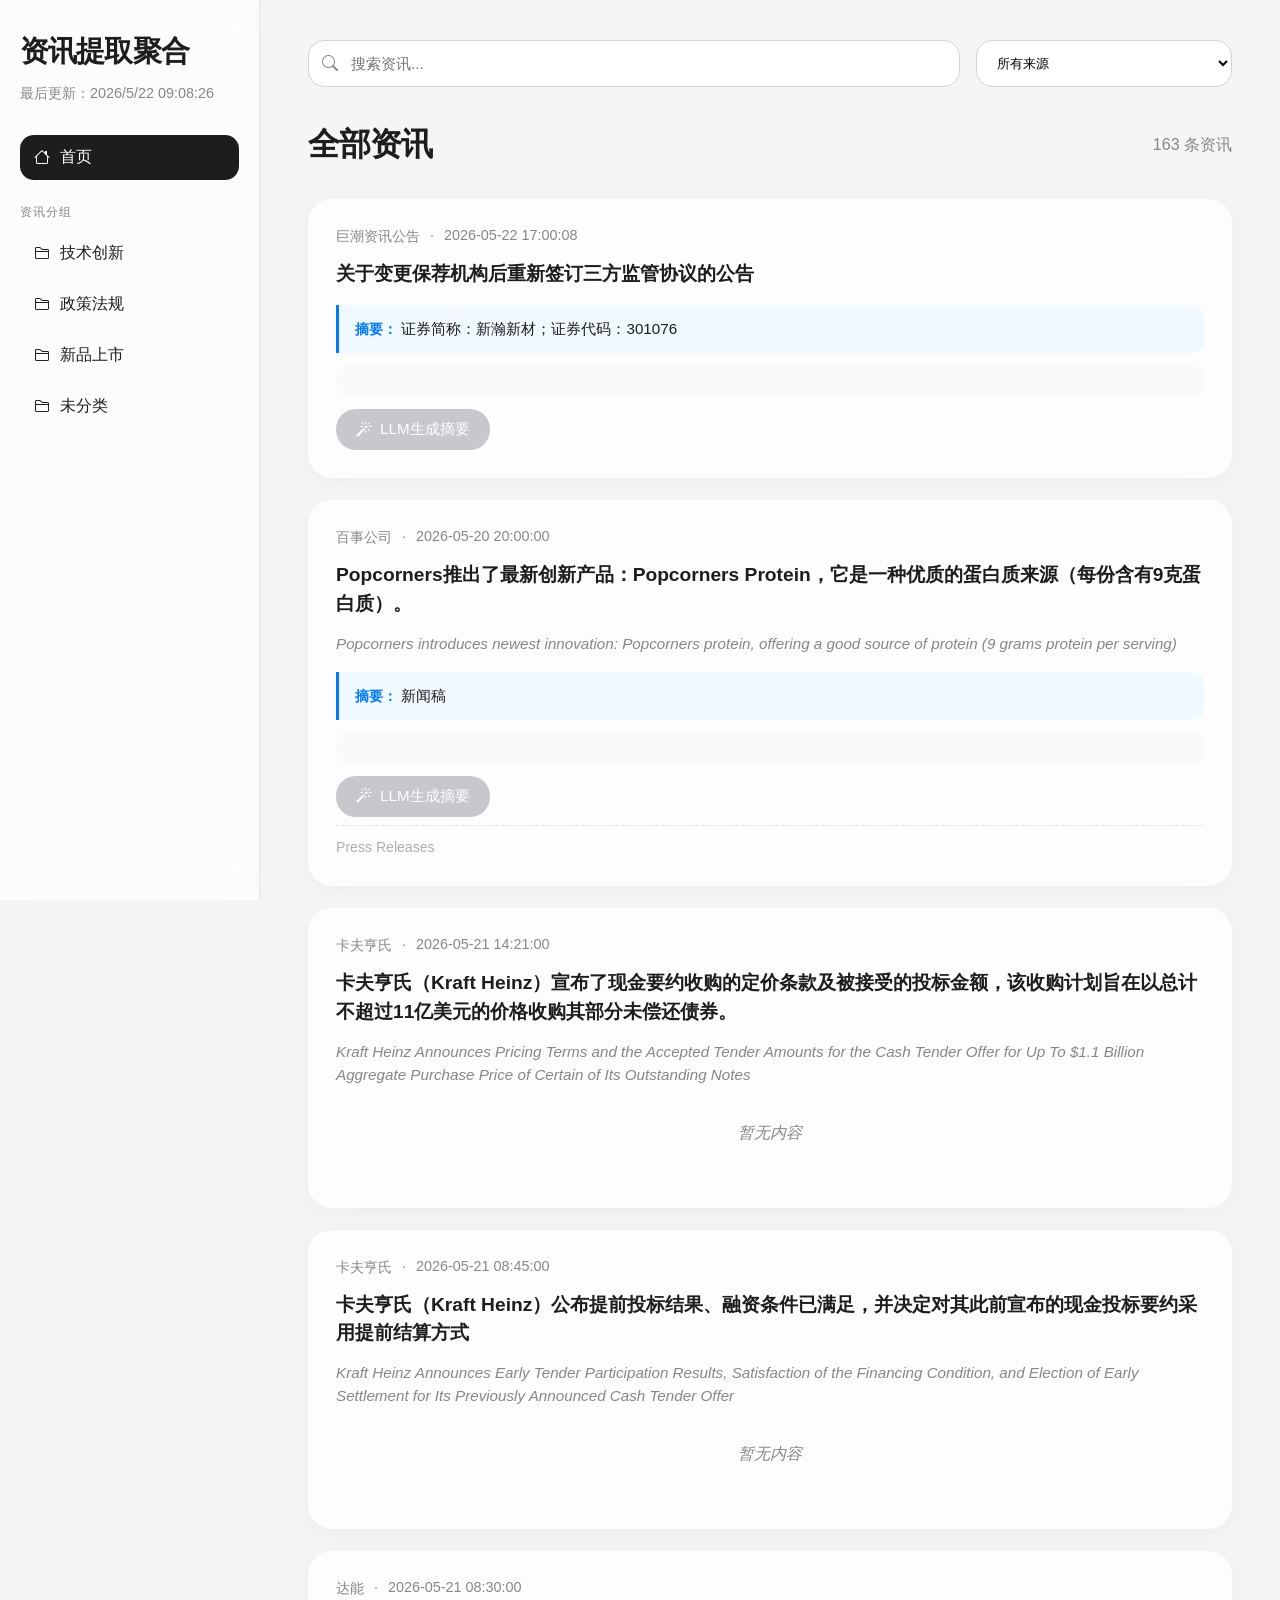
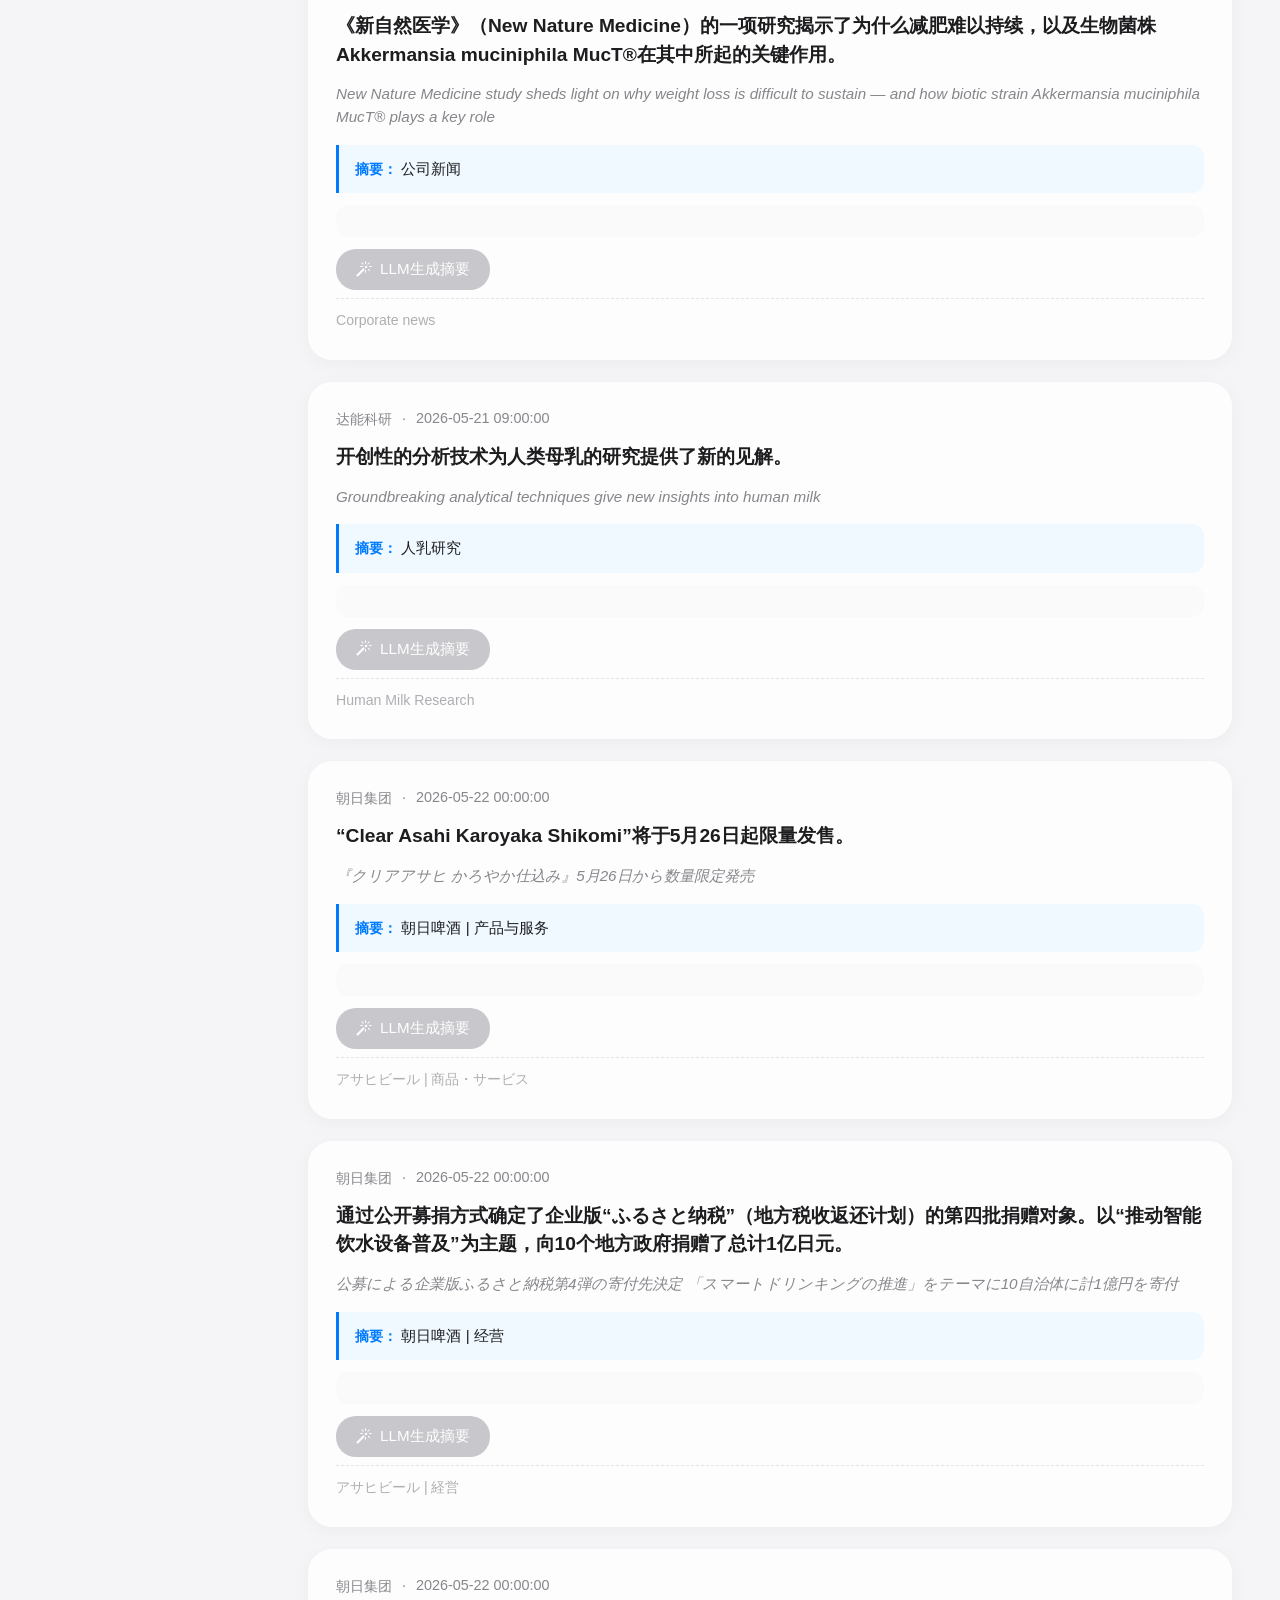
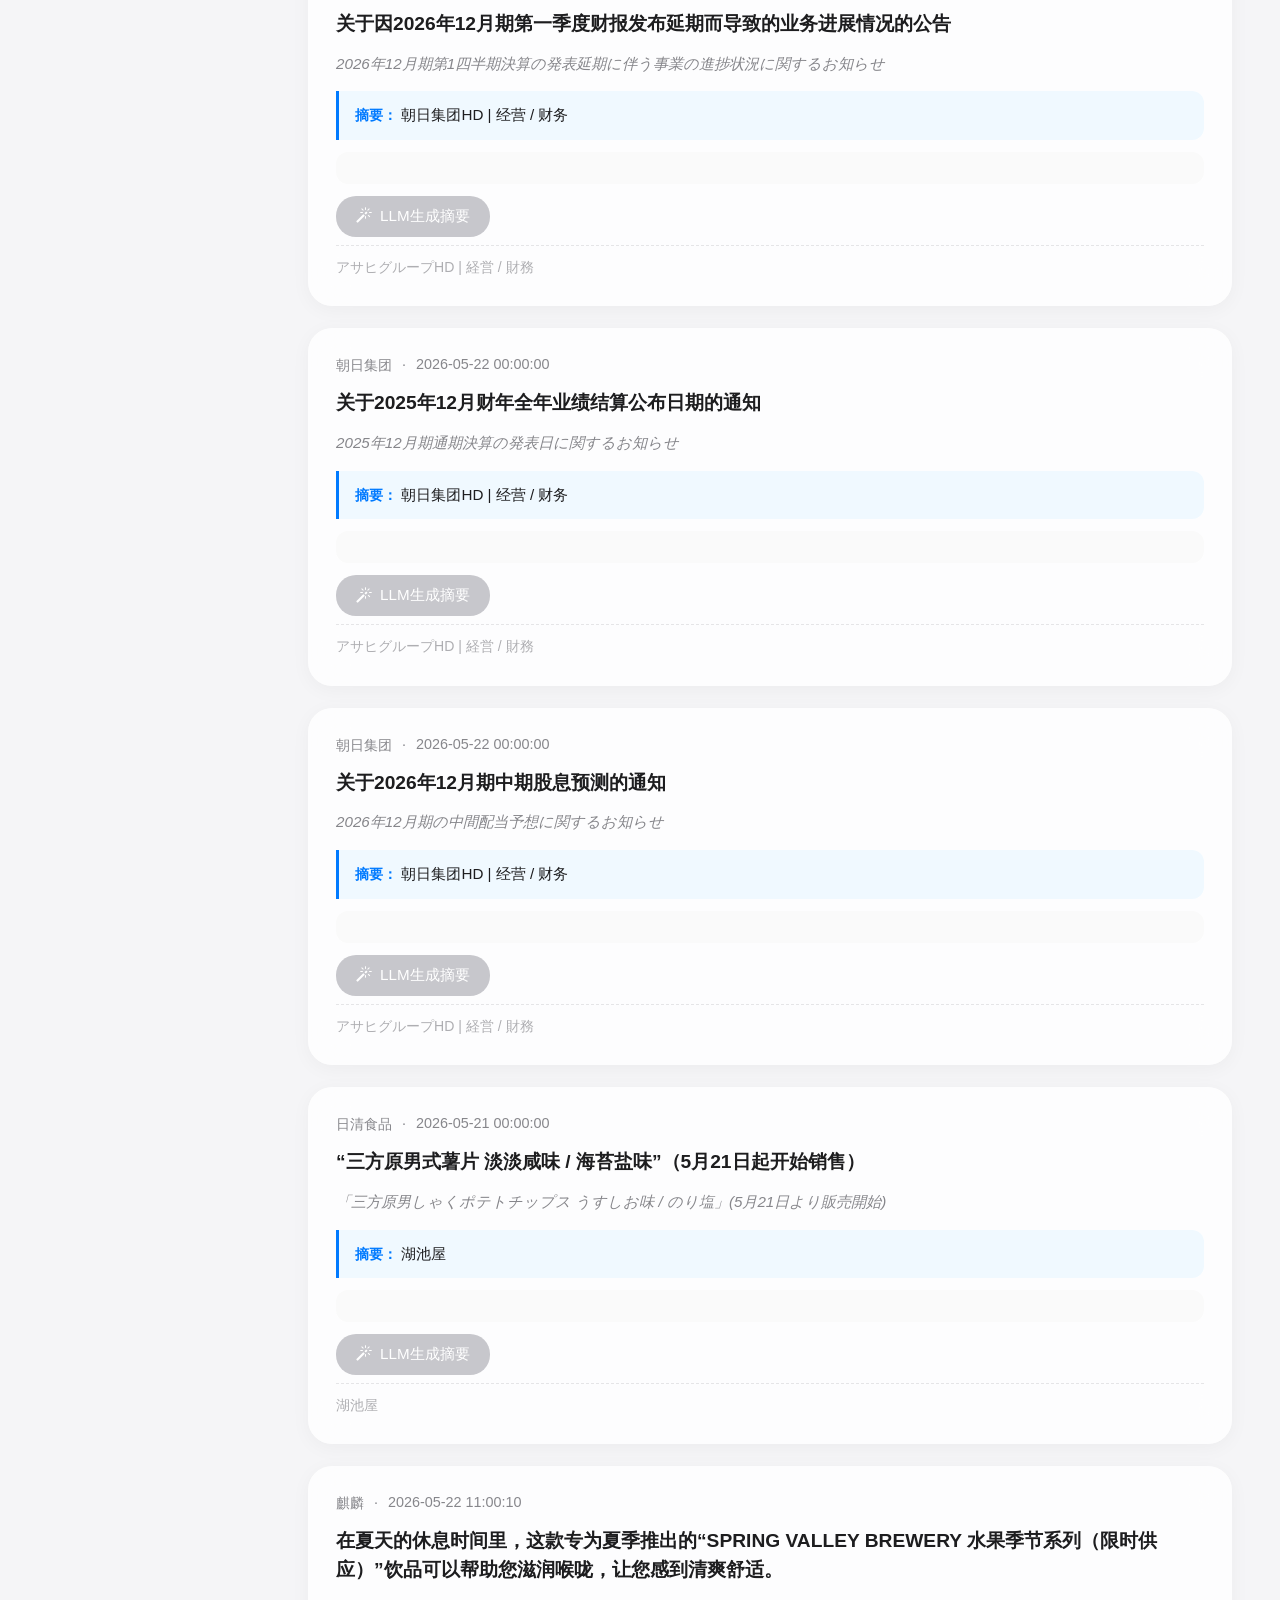
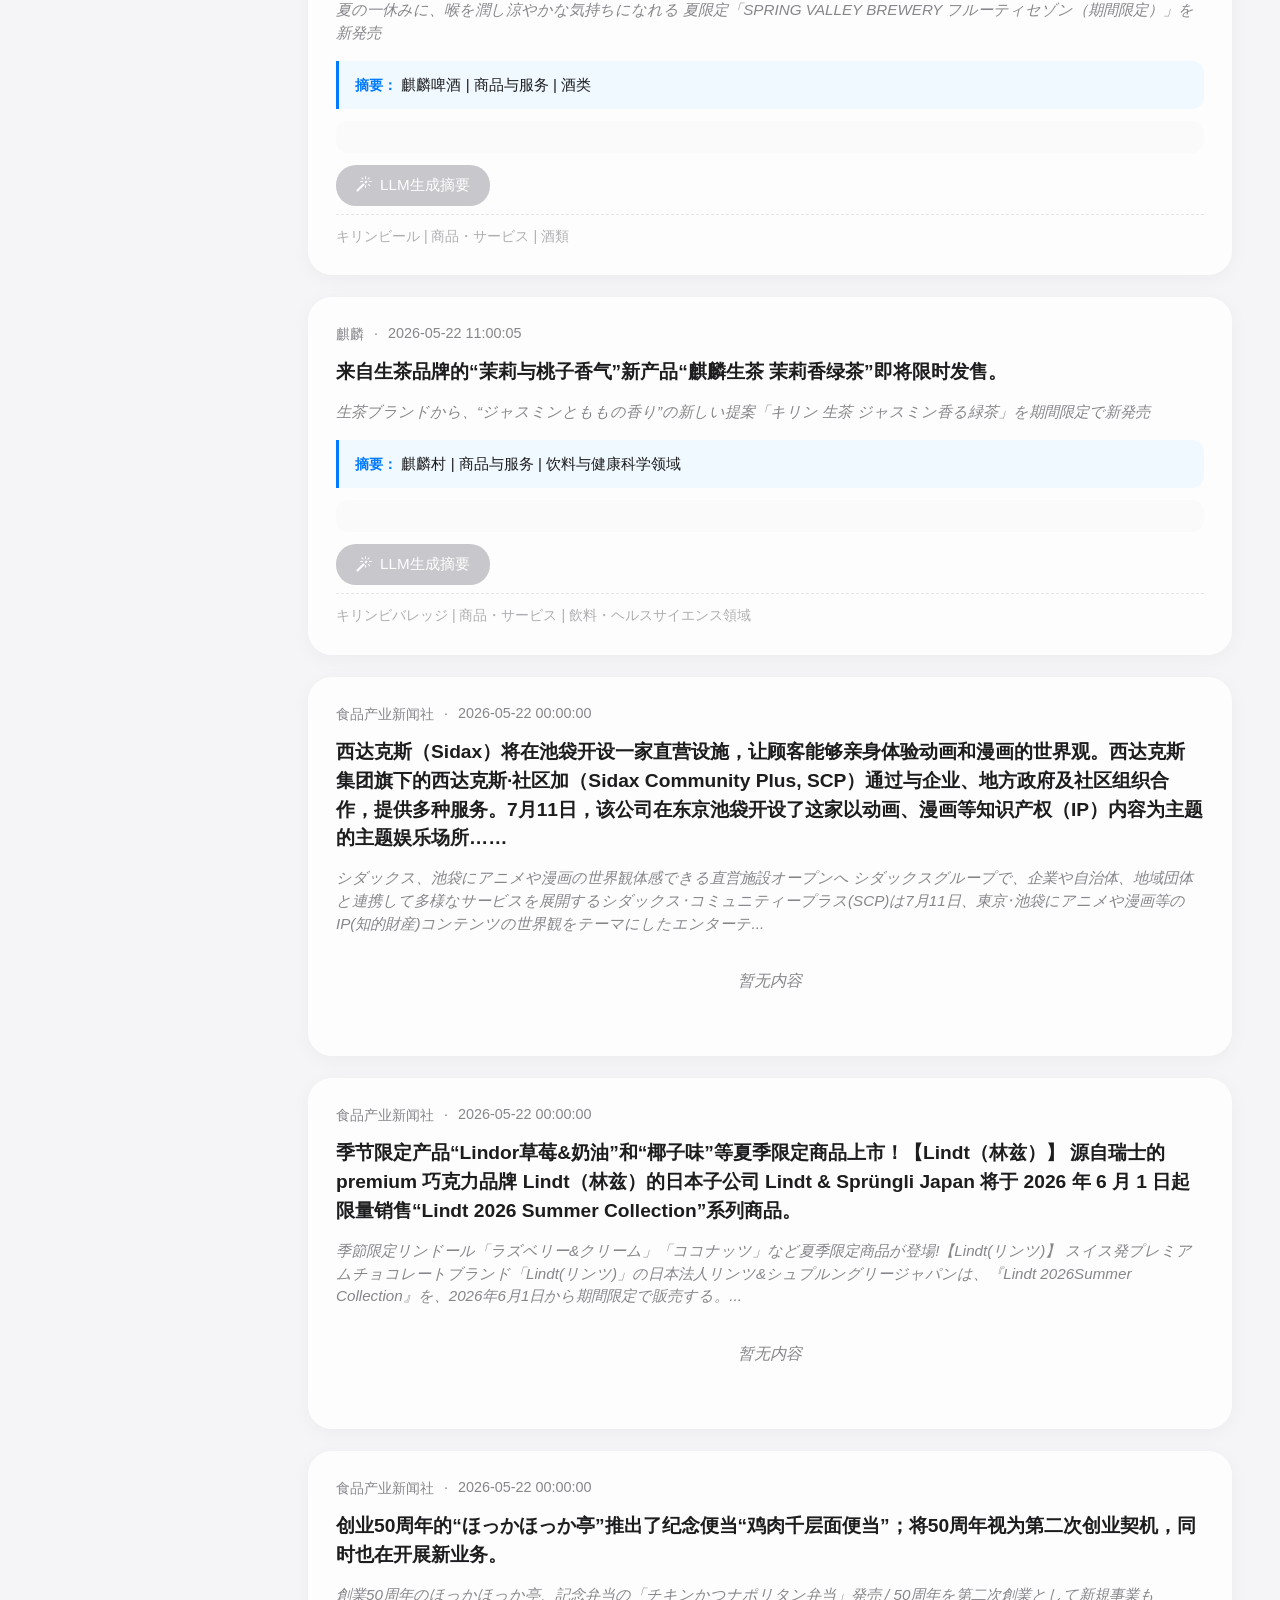
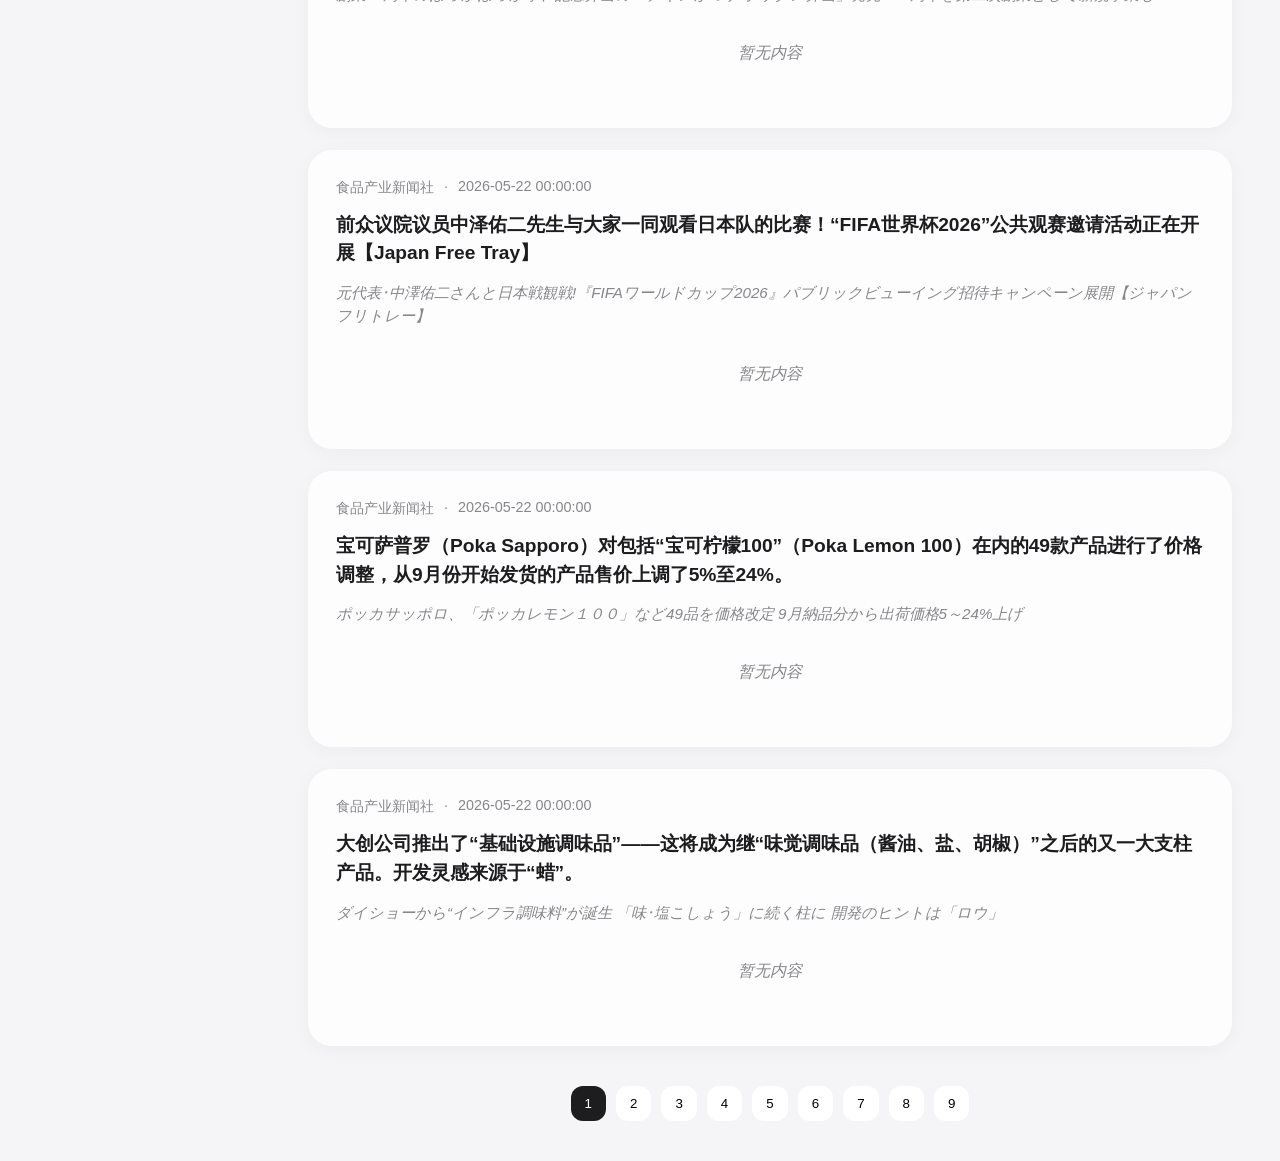
<file: docs/index.html>
<!DOCTYPE html>
<html lang="zh-CN">
<head>
    <meta charset="UTF-8">
    <meta name="viewport" content="width=device-width, initial-scale=1.0">
    <title>资讯提取聚合平台界面</title>

    <link href="https://cdn.jsdelivr.net/npm/bootstrap-icons@1.11.0/font/bootstrap-icons.css" rel="stylesheet">
    <link href="./assets/css/style.css" rel="stylesheet">
</head>

<body>

<div class="layout">

    <!-- aside：侧边内容区域 -->
    <aside class="sidebar">

        <!-- 导航栏顶部标题 -->
        <div class="sidebar-top">
            <h1 class="logo">资讯提取聚合</h1>

            <div class="update-time" id="updated-at">
                加载中...
            </div>
        </div>

        <!-- 导航栏模块 -->
        <nav class="nav">

            <a class="nav-link active" data-label="">
                <i class="bi bi-house"></i>
                首页
            </a>

            <!-- 资讯分组的标题 -->
            <div class="nav-group-title">
                资讯分组
            </div>

            <!-- 资讯分组每一组的链接栏 -->
            <div id="label-nav"></div>

        </nav>

    </aside>

    <!-- main右侧：主要内容区域 -->
    <main class="main">

        <!-- Topbar -->
        <div class="topbar">

            <div class="search-box">
                <i class="bi bi-search"></i>
                <input
                    type="text"
                    id="query-input"
                    placeholder="搜索资讯..."
                >
            </div>

            <select id="source-select">
                <option value="">所有来源</option>
            </select>

        </div>

        <!-- Header -->
        <div class="page-header">

            <h2 id="section-title">
                全部资讯
            </h2>

            <div class="count">
                <span id="total-count">0</span>
                条资讯
            </div>

        </div>

        <!-- News -->
        <div id="news-list"></div>

        <!-- Pagination -->
        <div class="pagination" id="pagination"></div>

    </main>

</div>

<script>

// API 配置 - 修改这里指向你的后端服务器
// 如果前端和后端在同一服务器，使用空字符串 ''
// 如果后端在独立服务器，使用完整 URL，如 'http://localhost:5000' 或 'https://api.yourdomain.com'
const API_BASE_URL = 'http://localhost:5001';

const ITEMS_PER_PAGE = 20;
const CONTENT_PREVIEW_LENGTH = 100; // 超过此字数折叠

const state = {
    manifest: null,
    datasets: {
        all: [],
        filtered: []
    },

    currentDataset: "filtered",

    filters: {
        query: "",
        source: "",
        label: ""
    },

    page: 1,

    // Track expanded states
    expandedItems: new Set(),

    // Track generated summaries
    generatedSummaries: new Map()
};

function escapeHtml(value) {
    return String(value ?? "")
        .replace(/&/g, "&amp;")
        .replace(/</g, "&lt;")
        .replace(/>/g, "&gt;")
        .replace(/"/g, "&quot;");
}

function formatUpdatedAt(isoString) {
    if (!isoString) return "暂无数据";

    const date = new Date(isoString);

    if (Number.isNaN(date.getTime())) {
        return isoString;
    }

    return date.toLocaleString("zh-CN", {
        hour12: false
    });
}

function getActiveItems() {
    return state.datasets[state.currentDataset] || [];
}

function applyFilters(items) {

    const query =
        state.filters.query.trim().toLowerCase();

    const source =
        state.filters.source.trim().toLowerCase();

    const label =
        state.filters.label.trim().toLowerCase();

    return items.filter(item => {

        if (query) {

            const haystack =
                `${item.title || ""}
                 ${item.summary || ""}
                 ${item.foreign_summary || ""}
                 ${item.chinese_translation || ""}
                 ${item.content || ""}`
                .toLowerCase();

            if (!haystack.includes(query)) {
                return false;
            }
        }

        if (
            source &&
            !(item.source || "")
            .toLowerCase()
            .includes(source)
        ) {
            return false;
        }

        if (
            label &&
            !(item.label || "")
            .toLowerCase()
            .includes(label)
        ) {
            return false;
        }

        return true;
    });
}


// items数据填充侧边栏
function populateSidebar(items) {

    /*

        1.去重并排序
        2.生成 HTML 导航菜单
        3.插入到页面中
        4.给每个菜单绑定点击事件
        5.点击后切换 active 状态
        6.更新筛选条件
        7.重新渲染页面

     */

    // 找到id为label-nav的元素
    const nav = document.getElementById("label-nav");

    // 提取所有label，这里需要注意LLM生成的label不稳定，是否作为导航栏存疑
    const labels = [
        // new Set方法用于去重，...是展开运算符，把Set重新变回数组
        ...new Set(
            items.map(item => item.label)
            // 删除空值，对于源数据意义不大
            .filter(Boolean)
        )
        // sort方法用于排序数组
    ].sort();

    // 根据label动态生成html
    nav.innerHTML = labels.map(label => `
        <a class="nav-link"
           data-label="${escapeHtml(label)}">

            <i class="bi bi-folder2"></i>

            ${escapeHtml(label)}
        </a>
    `).join("");

    document.querySelectorAll(".nav-link")
        .forEach(link => {

            link.addEventListener("click", () => {

                document.querySelectorAll(".nav-link")
                    .forEach(el => {
                        el.classList.remove("active");
                    });

                link.classList.add("active");

                state.filters.label =
                    link.dataset.label || "";

                document.getElementById(
                    "section-title"
                ).textContent =
                    state.filters.label || "全部资讯";

                state.page = 1;

                render();
            });

        });
}

function populateSourceSelect(items) {

    const sourceSelect =
        document.getElementById("source-select");

    const sources = [
        ...new Set(
            items.map(item => item.source)
            .filter(Boolean)
        )
    ].sort();

    sourceSelect.innerHTML =
        `<option value="">所有来源</option>` +
        sources.map(src => `
            <option value="${escapeHtml(src)}">
                ${escapeHtml(src)}
            </option>
        `).join("");
}

function renderContent(item, itemId) {
    const content = item.content || "";
    const summary = item.summary || "";

    if (!content && !summary) {
        return `
            <div class="news-content-wrapper">
                <p class="news-no-content">暂无内容</p>
            </div>
        `;
    }

    const isExpanded = state.expandedItems.has(itemId);
    const hasSummary = summary && summary.trim();

    // If there's a pre-generated summary, show it
    let summaryHtml = "";
    if (hasSummary) {
        summaryHtml = `
            <div class="news-summary-section">
                <span class="summary-label">摘要：</span>
                <span class="summary-text">${escapeHtml(summary)}</span>
            </div>
        `;
    }

    // Show generated summary if exists
    const generatedSummary = state.generatedSummaries.get(itemId);
    let generatedSummaryHtml = "";
    if (generatedSummary) {
        generatedSummaryHtml = `
            <div class="news-generated-summary">
                <span class="generated-label">LLM生成摘要：</span>
                <span class="generated-text">${escapeHtml(generatedSummary)}</span>
            </div>
        `;
    }

    // Content display logic
    const shouldFold = content.length > CONTENT_PREVIEW_LENGTH && !isExpanded;
    const displayContent = shouldFold
        ? content.substring(0, CONTENT_PREVIEW_LENGTH) + "..."
        : content;

    const expandBtn = content.length > CONTENT_PREVIEW_LENGTH
        ? `
            <button class="expand-btn" data-item-id="${itemId}">
                ${isExpanded ? '收起全文' : '展开全文'}
                <i class="bi bi-chevron-${isExpanded ? 'up' : 'down'}"></i>
            </button>
        `
        : "";

    return `
        <div class="news-content-wrapper">
            ${summaryHtml}
            ${generatedSummaryHtml}
            <div class="news-full-content ${shouldFold ? 'folded' : ''}">
                <div class="content-text">${escapeHtml(displayContent)}</div>
                ${expandBtn}
            </div>
            <button class="llm-summary-btn" data-item-id="${itemId}" ${!content ? 'disabled' : ''}>
                <i class="bi bi-magic"></i>
                LLM生成摘要
            </button>
        </div>
    `;
}

function renderItem(item, index) {

    const url = item.url || "#";

    const published =
        item.published_at ||
        item.raw_date_text ||
        "未知时间";

    const hasTranslation =
        item.chinese_translation &&
        item.chinese_translation.trim();

    const itemId = `item-${state.page}-${index}`;

    return `
        <article class="news-card" id="${itemId}">

            <div class="news-meta">

                <span>${escapeHtml(item.source || "未知来源")}</span>

                <span>·</span>

                <span>${escapeHtml(published)}</span>

            </div>

            <h3 class="news-title">

                <a href="${escapeHtml(url)}"
                   target="_blank">

                    ${escapeHtml(item.title)}

                </a>

            </h3>

            ${
                hasTranslation
                ? `
                    <p class="news-subtitle">
                        ${escapeHtml(item.chinese_translation)}
                    </p>
                `
                : ""
            }

            ${renderContent(item, itemId)}

            ${
                hasTranslation && item.foreign_summary
                ? `
                    <p class="news-foreign-summary">
                        ${escapeHtml(item.foreign_summary)}
                    </p>
                `
                : ""
            }

        </article>
    `;
}

function bindContentEvents() {
    // Bind expand/collapse buttons
    document.querySelectorAll('.expand-btn').forEach(btn => {
        btn.addEventListener('click', (e) => {
            const itemId = e.currentTarget.dataset.itemId;
            if (state.expandedItems.has(itemId)) {
                state.expandedItems.delete(itemId);
            } else {
                state.expandedItems.add(itemId);
            }
            render();
        });
    });

    // Bind LLM summary buttons
    document.querySelectorAll('.llm-summary-btn').forEach(btn => {
        btn.addEventListener('click', async (e) => {
            const itemId = e.currentTarget.dataset.itemId;
            await generateSummary(itemId);
        });
    });
}

async function generateSummary(itemId) {
    const btn = document.querySelector(`.llm-summary-btn[data-item-id="${itemId}"]`);
    if (!btn) return;

    // Find the item
    const items = applyFilters(getActiveItems());
    const start = (state.page - 1) * ITEMS_PER_PAGE;
    const pageItems = items.slice(start, start + ITEMS_PER_PAGE);
    const index = parseInt(itemId.replace(`item-${state.page}-`, ''));
    const item = pageItems[index];

    if (!item || !item.content) {
        alert('该资讯暂无全文内容，无法生成摘要');
        return;
    }

    // Update button state
    btn.disabled = true;
    btn.innerHTML = '<i class="bi bi-hourglass-split"></i> 生成中...';

    try {
        const response = await fetch(`${API_BASE_URL}/api/summarize`, {
            method: 'POST',
            headers: {
                'Content-Type': 'application/json'
            },
            body: JSON.stringify({
                title: item.title,
                content: item.content
            })
        });

        if (!response.ok) {
            throw new Error(`HTTP ${response.status}`);
        }

        const data = await response.json();

        if (data.summary) {
            state.generatedSummaries.set(itemId, data.summary);
            render();
        } else {
            throw new Error('No summary returned');
        }

    } catch (error) {
        console.error('Failed to generate summary:', error);
        alert('生成摘要失败，请稍后重试');
        btn.disabled = false;
        btn.innerHTML = '<i class="bi bi-magic"></i> LLM生成摘要';
    }
}

function renderPagination(totalPages) {

    const container =
        document.getElementById("pagination");

    if (totalPages <= 1) {
        container.innerHTML = "";
        return;
    }

    let html = "";

    for (
        let page = 1;
        page <= totalPages;
        page++
    ) {

        html += `
            <button
                class="page-btn
                ${page === state.page ? "active" : ""}"
                data-page="${page}">
                ${page}
            </button>
        `;
    }

    container.innerHTML = html;

    container.querySelectorAll(".page-btn")
        .forEach(btn => {

            btn.addEventListener("click", () => {

                state.page =
                    Number(btn.dataset.page);

                render();

                window.scrollTo({
                    top: 0,
                    behavior: "smooth"
                });

            });

        });
}

function render() {

    const items =
        applyFilters(getActiveItems());

    const totalItems = items.length;

    const totalPages =
        Math.max(
            1,
            Math.ceil(totalItems / ITEMS_PER_PAGE)
        );

    const start =
        (state.page - 1) * ITEMS_PER_PAGE;

    const pageItems =
        items.slice(
            start,
            start + ITEMS_PER_PAGE
        );

    document.getElementById(
        "total-count"
    ).textContent = totalItems;

    const list =
        document.getElementById("news-list");

    if (!pageItems.length) {

        list.innerHTML = `
            <div class="empty">
                暂无数据
            </div>
        `;

    } else {

        list.innerHTML =
            pageItems.map((item, index) => renderItem(item, index)).join("");

        // Bind event listeners for dynamic content
        bindContentEvents();
    }

    renderPagination(totalPages);
}

async function loadData() {

    const [
        manifestRes,
        allRes,
        filteredRes
    ] = await Promise.all([
        fetch("./data/manifest.json"),
        fetch("./data/all.json"),
        fetch("./data/filtered.json")
    ]);

    state.manifest =
        await manifestRes.json();

    state.datasets.all =
        await allRes.json();

    state.datasets.filtered =
        await filteredRes.json();

    document.getElementById(
        "updated-at"
    ).textContent =
        "最后更新：" +
        formatUpdatedAt(
            state.manifest.generated_at
        );

    populateSidebar(getActiveItems());

    populateSourceSelect(getActiveItems());

    render();
}

document.getElementById("query-input")
    .addEventListener("input", e => {

        state.filters.query = e.target.value;

        state.page = 1;

        render();
    });

document.getElementById("source-select")
    .addEventListener("change", e => {

        state.filters.source = e.target.value;

        state.page = 1;

        render();
    });

loadData();

</script>

</body>
</html>
</file>
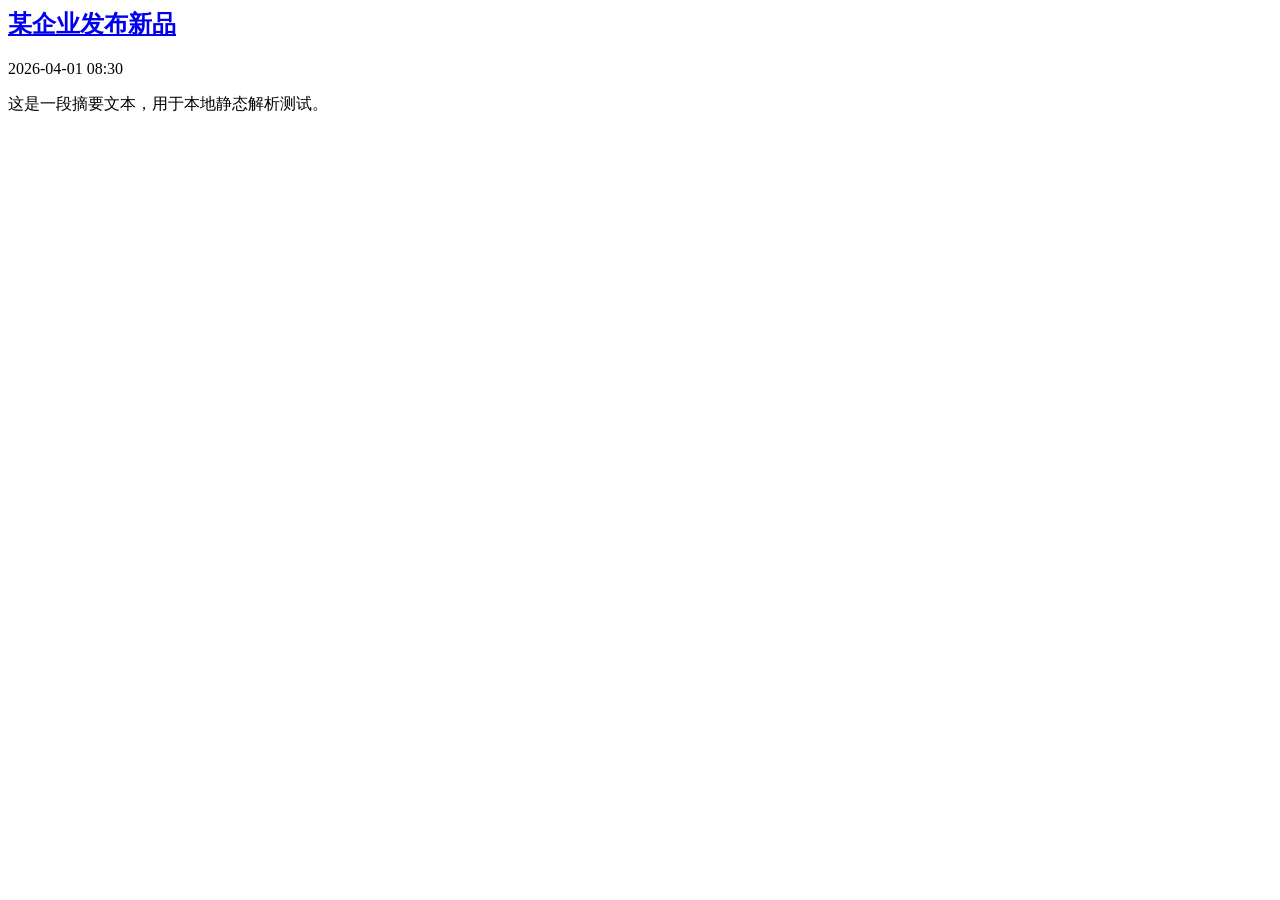
<file: tests/fixtures/generic_list.html>
<html>
  <body>
    <article>
      <h2><a href="/news/1">某企业发布新品</a></h2>
      <time datetime="2026-04-01T08:30:00+08:00">2026-04-01 08:30</time>
      <p>这是一段摘要文本，用于本地静态解析测试。</p>
    </article>
  </body>
</html>
</file>
<file: docs/assets/css/style.css>
* {
    box-sizing: border-box;
}

body {
    margin: 0;

    background: #f5f5f7;

    color: #1d1d1f;

    font-family:
        -apple-system,
        BlinkMacSystemFont,
        "SF Pro Display",
        "PingFang SC",
        sans-serif;
}

/* Layout */

.layout {
    display: flex;
    min-height: 100vh;
}

/* Sidebar */

.sidebar {

    width: 260px;

    padding: 32px 20px;

    background:
        rgba(255,255,255,0.72);

    backdrop-filter: blur(20px);

    border-right:
        1px solid #e5e5e7;

    position: sticky;

    top: 0;

    height: 100vh;

    overflow-y: auto;
}

.logo {

    margin: 0 0 12px;

    font-size: 1.8rem;

    font-weight: 700;

    letter-spacing: -0.03em;
}

.update-time {

    color: #86868b;

    font-size: 0.9rem;

    margin-bottom: 32px;
}

.nav-group-title {

    margin:
        24px 0 10px;

    font-size: 0.75rem;

    color: #86868b;

    text-transform: uppercase;

    letter-spacing: 0.08em;
}

.nav-link {

    display: flex;

    align-items: center;

    gap: 10px;

    padding: 12px 14px;

    border-radius: 14px;

    color: #1d1d1f;

    cursor: pointer;

    transition: 0.2s;

    margin-bottom: 6px;
}

.nav-link:hover {
    background: #ececef;
}

.nav-link.active {

    background: #1d1d1f;

    color: white;
}

/* Main */

.main {

    flex: 1;

    padding: 40px 48px;
}

/* Topbar */

.topbar {

    display: flex;

    gap: 16px;

    margin-bottom: 36px;

    flex-wrap: wrap;
}

.search-box {

    position: relative;

    flex: 1;

    min-width: 260px;
}

.search-box i {

    position: absolute;

    left: 14px;

    top: 50%;

    transform: translateY(-50%);

    color: #86868b;
}

.search-box input {

    width: 100%;

    padding:
        14px 16px 14px 42px;

    border:
        1px solid #d2d2d7;

    border-radius: 16px;

    background: white;

    font-size: 0.95rem;
}

select {

    padding: 14px 16px;

    border-radius: 16px;

    border:
        1px solid #d2d2d7;

    background: white;
}

/* Header */

.page-header {

    display: flex;

    justify-content: space-between;

    align-items: center;

    margin-bottom: 32px;

    flex-wrap: wrap;
}

.page-header h2 {

    margin: 0;

    font-size: 2rem;

    letter-spacing: -0.03em;
}

.count {

    color: #86868b;
}

/* News Card */

.news-card {

    background:
        rgba(255,255,255,0.8);

    backdrop-filter: blur(20px);

    border-radius: 24px;

    padding: 28px;

    margin-bottom: 22px;

    box-shadow:
        0 4px 20px rgba(0,0,0,0.04);

    transition:
        transform 0.2s,
        box-shadow 0.2s;
}

.news-card:hover {

    transform: translateY(-2px);

    box-shadow:
        0 8px 30px rgba(0,0,0,0.08);
}

.news-meta {

    color: #86868b;

    font-size: 0.9rem;

    margin-bottom: 14px;

    display: flex;

    gap: 10px;
}

.news-title {

    margin: 0 0 14px;

    font-size: 1.2rem;

    line-height: 1.5;
}

.news-title a {

    color: #1d1d1f;

    text-decoration: none;
}

.news-subtitle {

    color: #86868b;

    font-size: 0.95rem;

    line-height: 1.5;

    margin: 0 0 14px;

    font-style: italic;
}

.news-summary {

    color: #6e6e73;

    line-height: 1.7;

    margin: 0;
}

.news-foreign-summary {

    color: #aeaeb2;

    font-size: 0.88rem;

    line-height: 1.6;

    margin: 8px 0 0;

    border-top: 1px dashed #e5e5e7;

    padding-top: 10px;
}

/* News Content Wrapper */

.news-content-wrapper {
    margin-top: 16px;
}

.news-summary-section {
    background: #f0f9ff;
    border-left: 3px solid #007aff;
    padding: 12px 16px;
    margin-bottom: 12px;
    border-radius: 0 12px 12px 0;
}

.summary-label {
    font-weight: 600;
    color: #007aff;
    font-size: 0.9rem;
}

.summary-text {
    color: #1d1d1f;
    font-size: 0.95rem;
    line-height: 1.6;
}

.news-generated-summary {
    background: #f5f5f7;
    border-left: 3px solid #34c759;
    padding: 12px 16px;
    margin-bottom: 12px;
    border-radius: 0 12px 12px 0;
}

.generated-label {
    font-weight: 600;
    color: #34c759;
    font-size: 0.9rem;
}

.generated-text {
    color: #1d1d1f;
    font-size: 0.95rem;
    line-height: 1.6;
}

.news-full-content {
    background: #fafafa;
    border-radius: 12px;
    padding: 16px;
    margin-bottom: 12px;
}

.news-full-content.folded {
    background: linear-gradient(to bottom, #fafafa 0%, #f0f0f0 100%);
}

.content-text {
    color: #3a3a3c;
    font-size: 0.95rem;
    line-height: 1.8;
    white-space: pre-wrap;
    word-wrap: break-word;
}

.news-no-content {
    color: #86868b;
    font-style: italic;
    text-align: center;
    padding: 20px;
}

/* Expand Button */

.expand-btn {
    display: inline-flex;
    align-items: center;
    gap: 6px;
    margin-top: 12px;
    padding: 8px 16px;
    background: transparent;
    border: 1px solid #d2d2d7;
    border-radius: 20px;
    color: #007aff;
    font-size: 0.9rem;
    cursor: pointer;
    transition: all 0.2s;
}

.expand-btn:hover {
    background: #007aff;
    color: white;
    border-color: #007aff;
}

.expand-btn i {
    font-size: 0.8rem;
}

/* LLM Summary Button */

.llm-summary-btn {
    display: inline-flex;
    align-items: center;
    gap: 8px;
    padding: 10px 20px;
    background: linear-gradient(135deg, #007aff 0%, #5856d6 100%);
    border: none;
    border-radius: 20px;
    color: white;
    font-size: 0.95rem;
    font-weight: 500;
    cursor: pointer;
    transition: all 0.2s;
    box-shadow: 0 2px 8px rgba(0, 122, 255, 0.3);
}

.llm-summary-btn:hover:not(:disabled) {
    transform: translateY(-1px);
    box-shadow: 0 4px 12px rgba(0, 122, 255, 0.4);
}

.llm-summary-btn:disabled {
    background: #c7c7cc;
    cursor: not-allowed;
    box-shadow: none;
}

.llm-summary-btn i {
    font-size: 1rem;
}

/* Pagination */

.pagination {

    display: flex;

    gap: 10px;

    justify-content: center;

    margin-top: 40px;

    flex-wrap: wrap;
}

.page-btn {

    border: none;

    background: white;

    border-radius: 12px;

    padding: 10px 14px;

    cursor: pointer;

    transition: 0.2s;
}

.page-btn:hover {
    background: #ececef;
}

.page-btn.active {

    background: #1d1d1f;

    color: white;
}

/* Empty */

.empty {

    padding: 80px 20px;

    text-align: center;

    color: #86868b;
}

/* Responsive */

@media (max-width: 900px) {

    .layout {
        flex-direction: column;
    }

    .sidebar {

        width: 100%;

        height: auto;

        position: relative;

        border-right: none;

        border-bottom:
            1px solid #e5e5e7;
    }

    .main {
        padding: 24px;
    }
}
</file>
